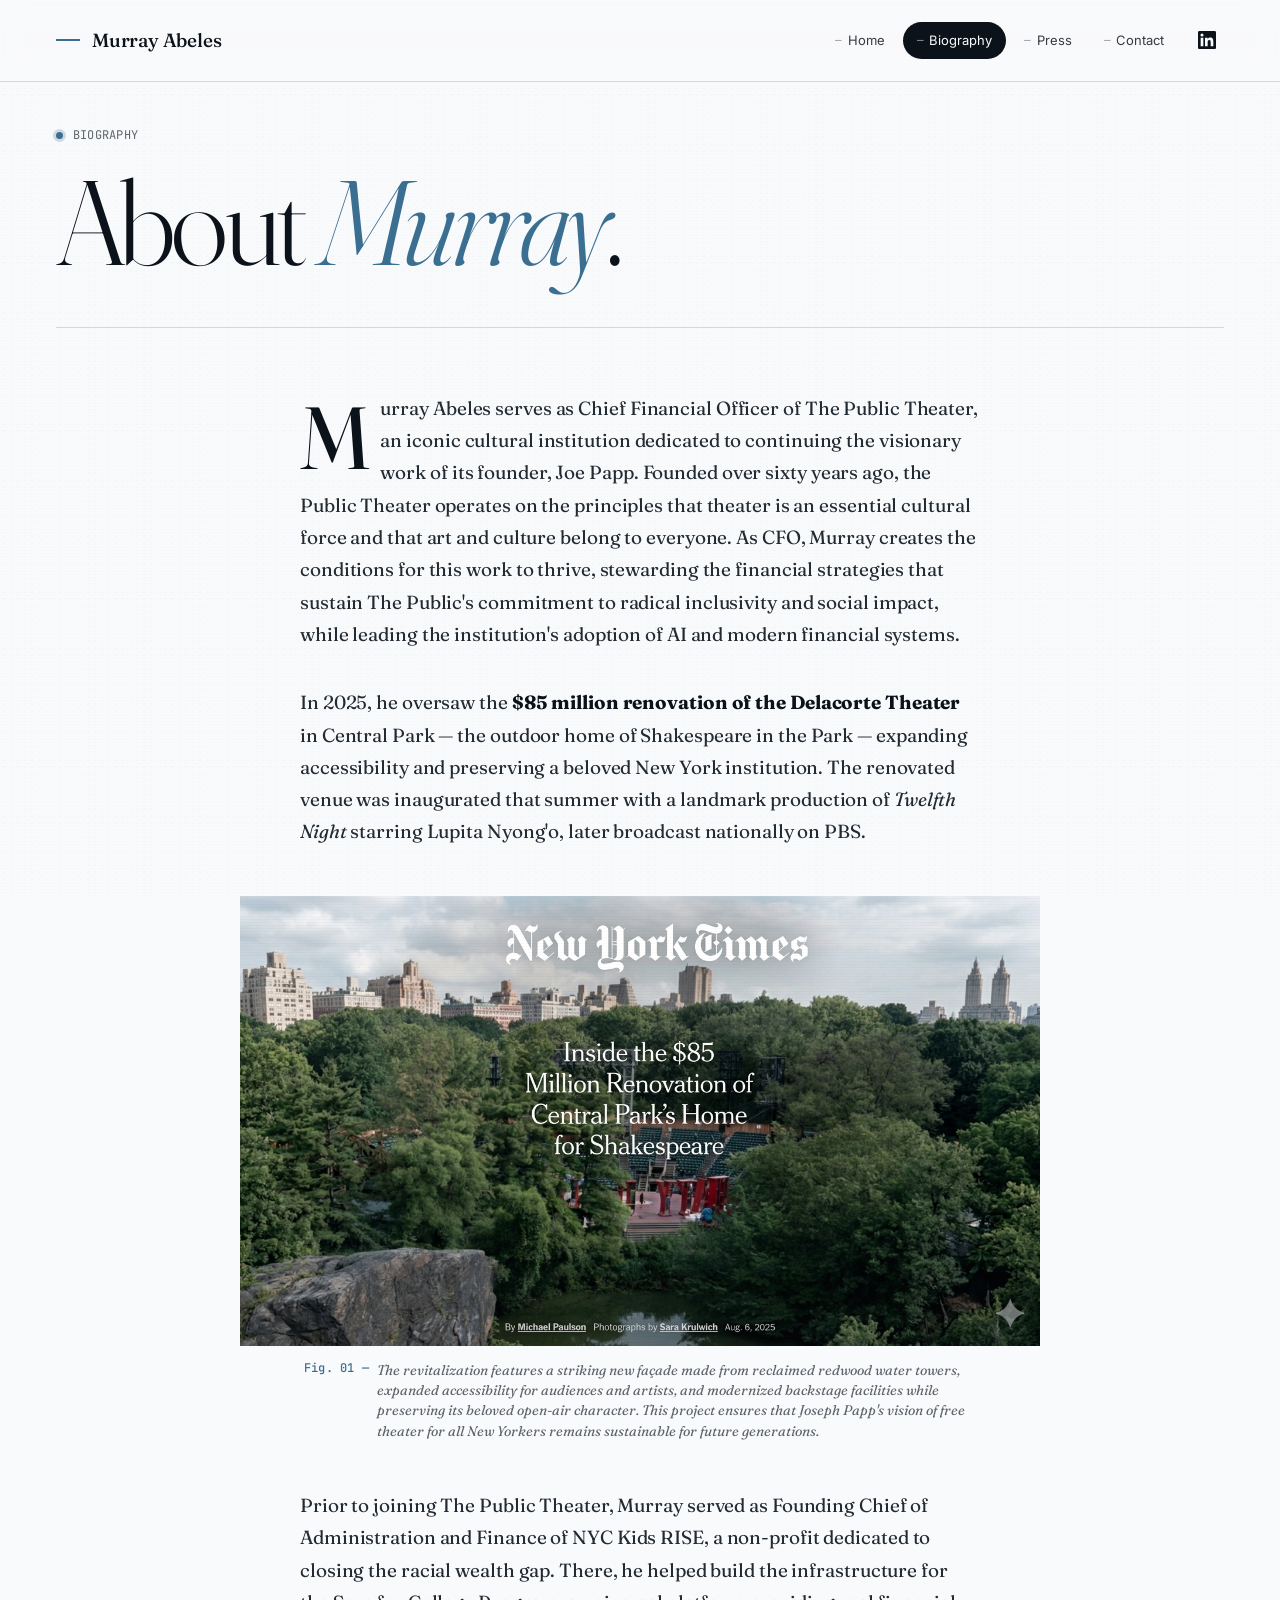
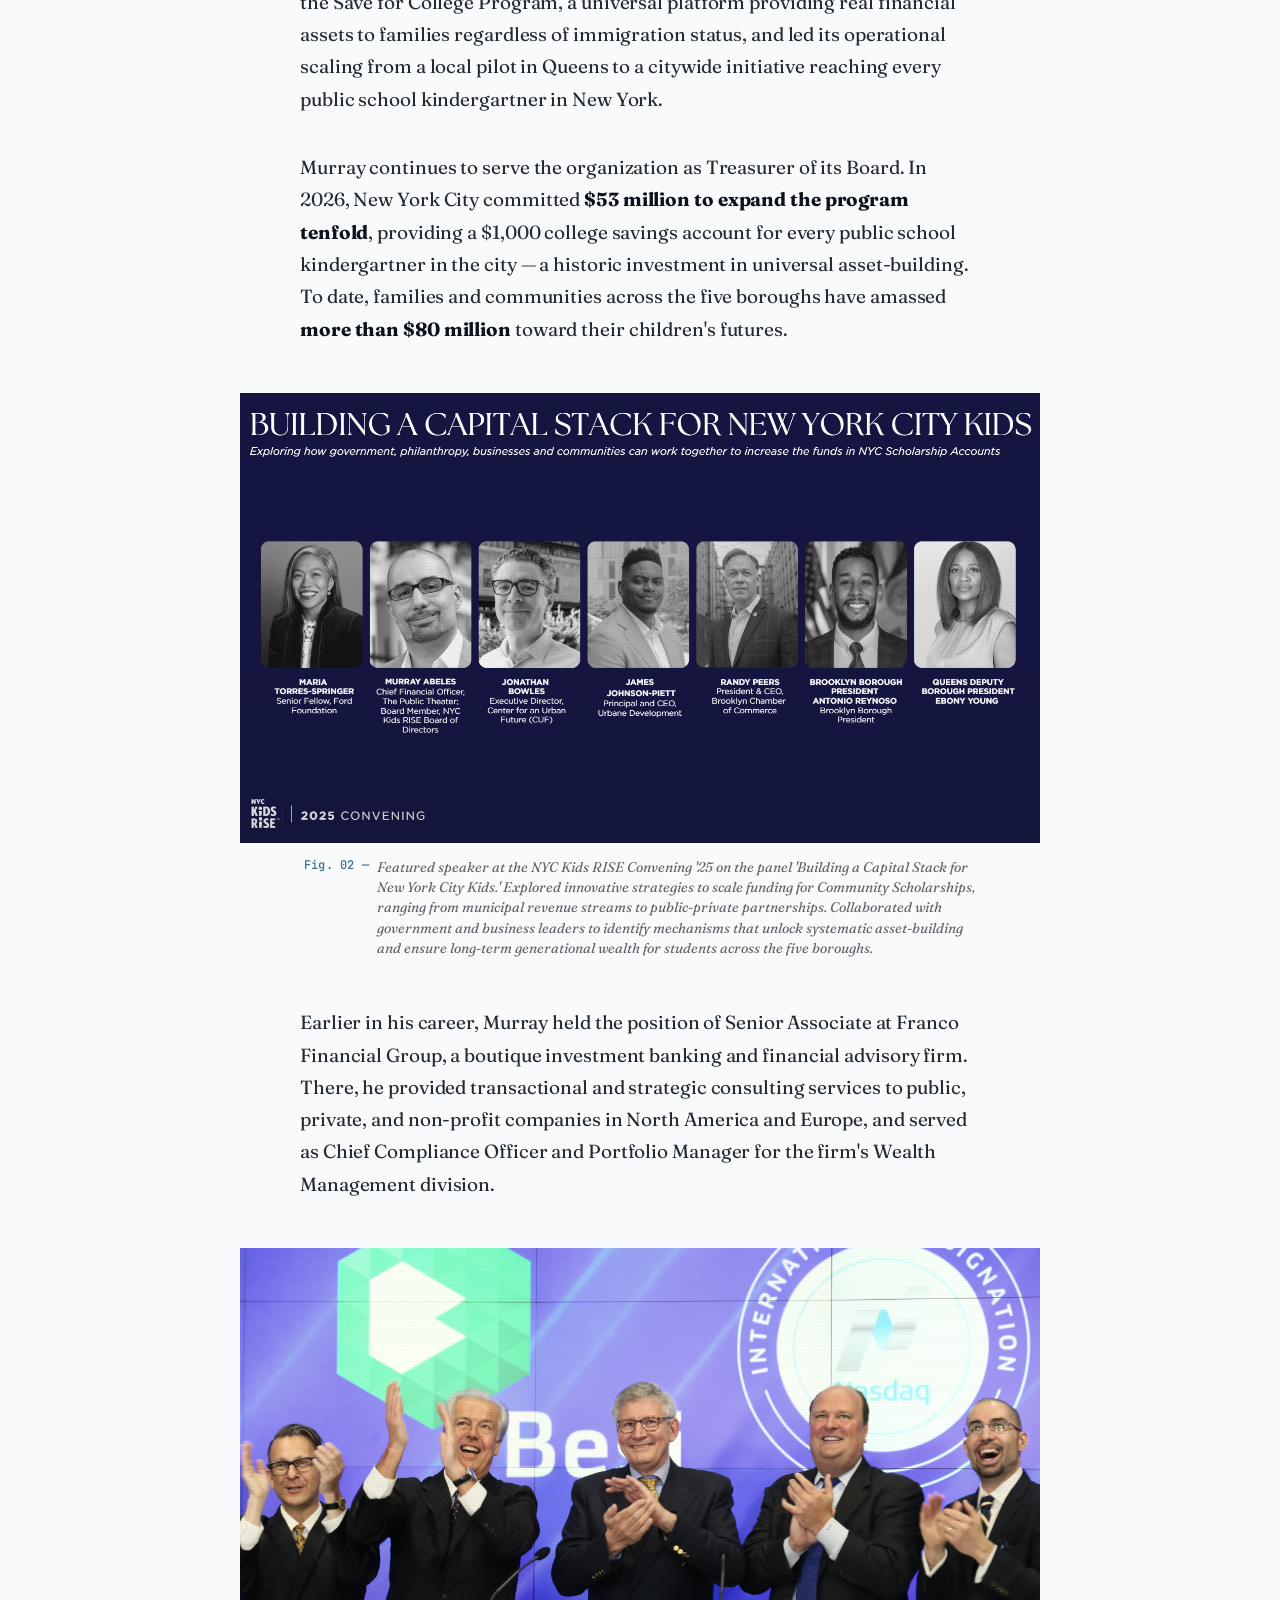
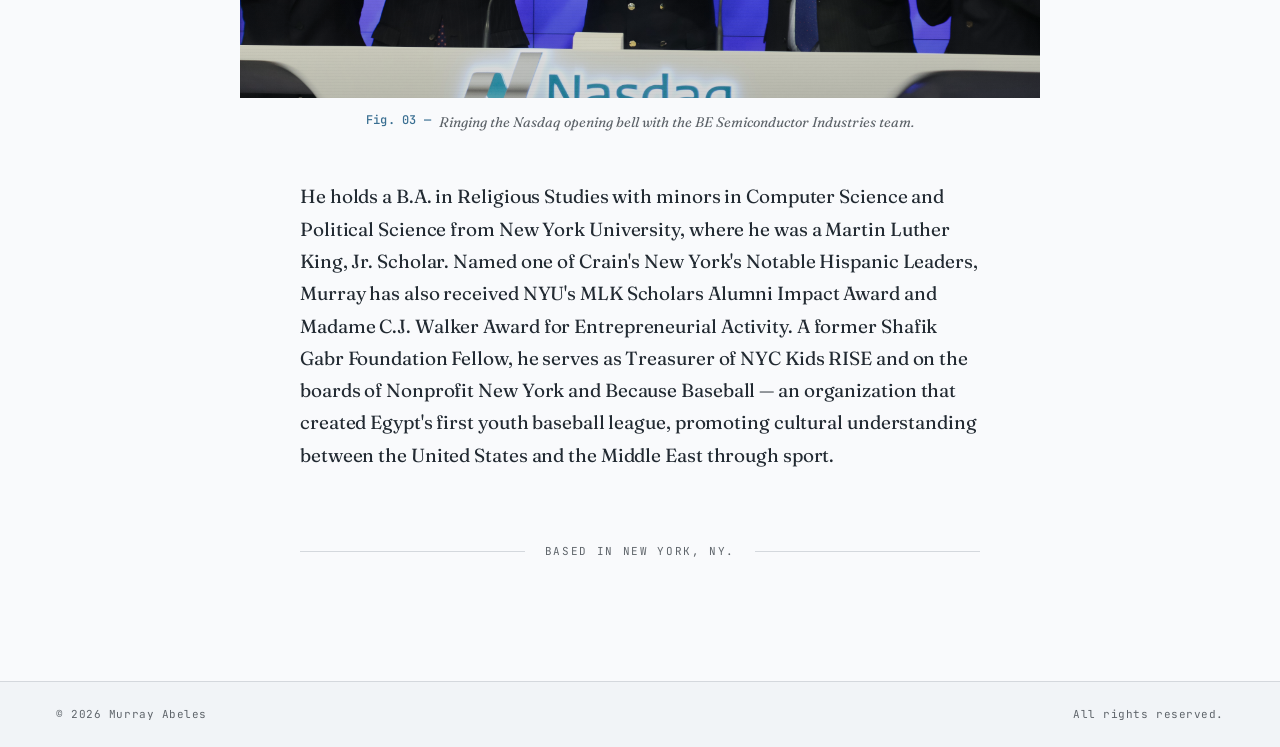
<file: bio.html>
<!DOCTYPE html>
<html lang="en">
<head>
    <meta charset="UTF-8">
    <meta name="viewport" content="width=device-width, initial-scale=1.0">
    <title>Biography — Murray Abeles</title>
    <link rel="preconnect" href="https://fonts.googleapis.com">
    <link rel="preconnect" href="https://fonts.gstatic.com" crossorigin>
    <link href="https://fonts.googleapis.com/css2?family=Fraunces:ital,opsz,wght,SOFT@0,9..144,300..700,0..100;1,9..144,300..700,0..100&family=Inter:wght@400;500;600&family=JetBrains+Mono:wght@400;500&display=swap" rel="stylesheet">
    <link rel="stylesheet" href="css/style.css">
</head>
<body>

    <header class="site-nav">
        <a class="site-mark" href="index.html">
            <span class="mark-rule"></span>
            <span class="mark-name">Murray Abeles</span>
        </a>
        <nav>
            <a class="nav-link" href="index.html"><span class="nav-dash">—</span>Home</a>
            <a class="nav-link active" href="bio.html"><span class="nav-dash">—</span>Biography</a>
            <a class="nav-link" href="press.html"><span class="nav-dash">—</span>Press</a>
            <a class="nav-link" href="contact.html"><span class="nav-dash">—</span>Contact</a>
            <a class="nav-linkedin" href="https://www.linkedin.com/in/murrayabeles/" target="_blank" aria-label="LinkedIn">
                <svg width="18" height="18" viewBox="0 0 24 24" fill="currentColor" aria-hidden="true">
                    <path d="M20.447 20.452h-3.554v-5.569c0-1.328-.027-3.037-1.852-3.037-1.853 0-2.136 1.445-2.136 2.939v5.667H9.351V9h3.414v1.561h.046c.477-.9 1.637-1.85 3.37-1.85 3.601 0 4.268 2.37 4.268 5.455v6.286zM5.337 7.433a2.062 2.062 0 01-2.063-2.065 2.063 2.063 0 112.063 2.065zm1.782 13.019H3.555V9h3.564v11.452zM22.225 0H1.771C.792 0 0 .774 0 1.729v20.542C0 23.227.792 24 1.771 24h20.451C23.2 24 24 23.227 24 22.271V1.729C24 .774 23.2 0 22.222 0h.003z"/>
                </svg>
            </a>
        </nav>
        <button class="nav-hamburger" aria-label="Toggle menu" aria-expanded="false">
            <span></span><span></span><span></span>
        </button>
        <nav class="nav-drawer">
            <a class="nav-link" href="index.html"><span class="nav-dash">—</span>Home</a>
            <a class="nav-link active" href="bio.html"><span class="nav-dash">—</span>Biography</a>
            <a class="nav-link" href="press.html"><span class="nav-dash">—</span>Press</a>
            <a class="nav-link" href="contact.html"><span class="nav-dash">—</span>Contact</a>
            <a class="nav-linkedin" href="https://www.linkedin.com/in/murrayabeles/" target="_blank" aria-label="LinkedIn">
                <svg width="18" height="18" viewBox="0 0 24 24" fill="currentColor" aria-hidden="true"><path d="M20.447 20.452h-3.554v-5.569c0-1.328-.027-3.037-1.852-3.037-1.853 0-2.136 1.445-2.136 2.939v5.667H9.351V9h3.414v1.561h.046c.477-.9 1.637-1.85 3.37-1.85 3.601 0 4.268 2.37 4.268 5.455v6.286zM5.337 7.433a2.062 2.062 0 01-2.063-2.065 2.063 2.063 0 112.063 2.065zm1.782 13.019H3.555V9h3.564v11.452zM22.225 0H1.771C.792 0 0 .774 0 1.729v20.542C0 23.227.792 24 1.771 24h20.451C23.2 24 24 23.227 24 22.271V1.729C24 .774 23.2 0 22.222 0h.003z"/></svg>
            </a>
        </nav>
    </header>

    <main class="page-wrap">
        <header class="page-head">
            <div class="eyebrow"><span class="eyebrow-dot"></span>Biography</div>
            <h1 class="page-h1">About <em>Murray</em>.</h1>
        </header>

        <article class="essay">

            <p class="essay-p essay-first">
                <span class="dropcap">M</span>urray Abeles serves as Chief Financial Officer of The Public Theater, an iconic cultural institution dedicated to continuing the visionary work of its founder, Joe Papp. Founded over sixty years ago, the Public Theater operates on the principles that theater is an essential cultural force and that art and culture belong to everyone. As CFO, Murray creates the conditions for this work to thrive, stewarding the financial strategies that sustain The Public's commitment to radical inclusivity and social impact, while leading the institution's adoption of AI and modern financial systems.
            </p>

            <p class="essay-p">
                In 2025, he oversaw the <strong>$85 million renovation of the Delacorte Theater</strong> in Central Park — the outdoor home of Shakespeare in the Park — expanding accessibility and preserving a beloved New York institution. The renovated venue was inaugurated that summer with a landmark production of <em>Twelfth Night</em> starring Lupita Nyong'o, later broadcast nationally on PBS.
            </p>

            <figure class="plate">
                <a class="plate-img" href="https://www.nytimes.com/2025/08/07/theater/delacorte-shakespeare-renovation.html" target="_blank" rel="noopener">
                    <img src="images/delacorte-nyt.png" alt="The renovated Delacorte Theater">
                    <div class="portrait-grain"></div>
                </a>
                <figcaption>
                    <span class="cap-num">Fig. 01 —</span>
                    <span>The revitalization features a striking new façade made from reclaimed redwood water towers, expanded accessibility for audiences and artists, and modernized backstage facilities while preserving its beloved open-air character. This project ensures that Joseph Papp's vision of free theater for all New Yorkers remains sustainable for future generations.</span>
                </figcaption>
            </figure>

            <p class="essay-p">
                Prior to joining The Public Theater, Murray served as Founding Chief of Administration and Finance of NYC Kids RISE, a non-profit dedicated to closing the racial wealth gap. There, he helped build the infrastructure for the Save for College Program, a universal platform providing real financial assets to families regardless of immigration status, and led its operational scaling from a local pilot in Queens to a citywide initiative reaching every public school kindergartner in New York.
            </p>

            <p class="essay-p">
                Murray continues to serve the organization as Treasurer of its Board. In 2026, New York City committed <strong>$53 million to expand the program tenfold</strong>, providing a $1,000 college savings account for every public school kindergartner in the city — a historic investment in universal asset-building. To date, families and communities across the five boroughs have amassed <strong>more than $80 million</strong> toward their children's futures.
            </p>

            <figure class="plate">
                <a class="plate-img" href="https://nyckidsrise.org/convening25/?utm_source=convening25&utm_medium=email&utm_campaign=rsvp-202510&utm_content=image" target="_blank" rel="noopener">
                    <img src="images/nykidsrise-convening.webp" alt="NYC Kids RISE Convening">
                    <div class="portrait-grain"></div>
                </a>
                <figcaption>
                    <span class="cap-num">Fig. 02 —</span>
                    <span>Featured speaker at the NYC Kids RISE Convening '25 on the panel 'Building a Capital Stack for New York City Kids.' Explored innovative strategies to scale funding for Community Scholarships, ranging from municipal revenue streams to public-private partnerships. Collaborated with government and business leaders to identify mechanisms that unlock systematic asset-building and ensure long-term generational wealth for students across the five boroughs.</span>
                </figcaption>
            </figure>

            <p class="essay-p">
                Earlier in his career, Murray held the position of Senior Associate at Franco Financial Group, a boutique investment banking and financial advisory firm. There, he provided transactional and strategic consulting services to public, private, and non-profit companies in North America and Europe, and served as Chief Compliance Officer and Portfolio Manager for the firm's Wealth Management division.
            </p>

            <figure class="plate">
                <div class="plate-img">
                    <img src="images/nasdaq-bell.jpg" alt="Murray Abeles ringing the Nasdaq opening bell">
                    <div class="portrait-grain"></div>
                </div>
                <figcaption>
                    <span class="cap-num">Fig. 03 —</span>
                    <span>Ringing the Nasdaq opening bell with the BE Semiconductor Industries team.</span>
                </figcaption>
            </figure>

            <p class="essay-p">
                He holds a B.A. in Religious Studies with minors in Computer Science and Political Science from New York University, where he was a Martin Luther King, Jr. Scholar. Named one of Crain's New York's Notable Hispanic Leaders, Murray has also received NYU's MLK Scholars Alumni Impact Award and Madame C.J. Walker Award for Entrepreneurial Activity. A former Shafik Gabr Foundation Fellow, he serves as Treasurer of NYC Kids RISE and on the boards of Nonprofit New York and Because Baseball — an organization that created Egypt's first youth baseball league, promoting cultural understanding between the United States and the Middle East through sport.
            </p>

            <footer class="essay-colophon">
                <span class="essay-colophon-rule"></span>
                <span class="essay-colophon-text">Based in New York, NY.</span>
                <span class="essay-colophon-rule"></span>
            </footer>

        </article>
    </main>

    <footer class="site-footer">
        <div class="footer-base">
            <span>© 2026 Murray Abeles</span>
            <span>All rights reserved.</span>
        </div>
    </footer>

    <script>
        const btn = document.querySelector('.nav-hamburger');
        const drawer = document.querySelector('.nav-drawer');
        btn.addEventListener('click', () => {
            const open = drawer.classList.toggle('open');
            btn.classList.toggle('open', open);
            btn.setAttribute('aria-expanded', String(open));
        });
        drawer.querySelectorAll('a').forEach(a => a.addEventListener('click', () => {
            drawer.classList.remove('open');
            btn.classList.remove('open');
            btn.setAttribute('aria-expanded', 'false');
        }));
    </script>
</body>
</html>
</file>
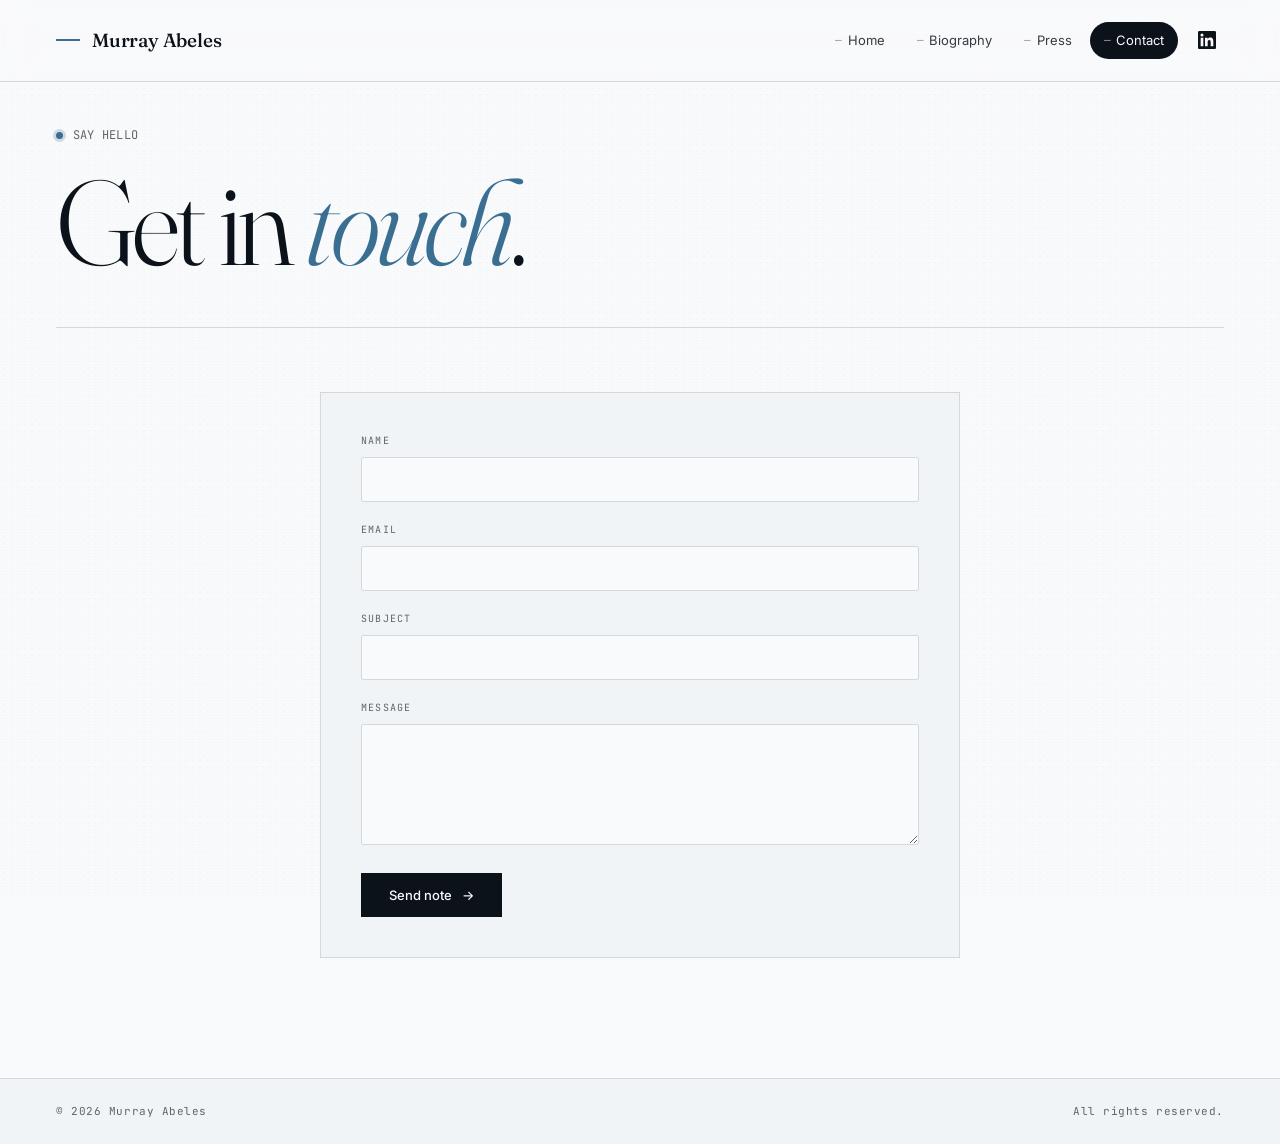
<file: contact.html>
<!DOCTYPE html>
<html lang="en">
<head>
    <meta charset="UTF-8">
    <meta name="viewport" content="width=device-width, initial-scale=1.0">
    <title>Contact — Murray Abeles</title>
    <link rel="preconnect" href="https://fonts.googleapis.com">
    <link rel="preconnect" href="https://fonts.gstatic.com" crossorigin>
    <link href="https://fonts.googleapis.com/css2?family=Fraunces:ital,opsz,wght,SOFT@0,9..144,300..700,0..100;1,9..144,300..700,0..100&family=Inter:wght@400;500;600&family=JetBrains+Mono:wght@400;500&display=swap" rel="stylesheet">
    <link rel="stylesheet" href="css/style.css">
</head>
<body>

    <header class="site-nav">
        <a class="site-mark" href="index.html">
            <span class="mark-rule"></span>
            <span class="mark-name">Murray Abeles</span>
        </a>
        <nav>
            <a class="nav-link" href="index.html"><span class="nav-dash">—</span>Home</a>
            <a class="nav-link" href="bio.html"><span class="nav-dash">—</span>Biography</a>
            <a class="nav-link" href="press.html"><span class="nav-dash">—</span>Press</a>
            <a class="nav-link active" href="contact.html"><span class="nav-dash">—</span>Contact</a>
            <a class="nav-linkedin" href="https://www.linkedin.com/in/murrayabeles/" target="_blank" aria-label="LinkedIn">
                <svg width="18" height="18" viewBox="0 0 24 24" fill="currentColor" aria-hidden="true">
                    <path d="M20.447 20.452h-3.554v-5.569c0-1.328-.027-3.037-1.852-3.037-1.853 0-2.136 1.445-2.136 2.939v5.667H9.351V9h3.414v1.561h.046c.477-.9 1.637-1.85 3.37-1.85 3.601 0 4.268 2.37 4.268 5.455v6.286zM5.337 7.433a2.062 2.062 0 01-2.063-2.065 2.063 2.063 0 112.063 2.065zm1.782 13.019H3.555V9h3.564v11.452zM22.225 0H1.771C.792 0 0 .774 0 1.729v20.542C0 23.227.792 24 1.771 24h20.451C23.2 24 24 23.227 24 22.271V1.729C24 .774 23.2 0 22.222 0h.003z"/>
                </svg>
            </a>
        </nav>
        <button class="nav-hamburger" aria-label="Toggle menu" aria-expanded="false">
            <span></span><span></span><span></span>
        </button>
        <nav class="nav-drawer">
            <a class="nav-link" href="index.html"><span class="nav-dash">—</span>Home</a>
            <a class="nav-link" href="bio.html"><span class="nav-dash">—</span>Biography</a>
            <a class="nav-link" href="press.html"><span class="nav-dash">—</span>Press</a>
            <a class="nav-link active" href="contact.html"><span class="nav-dash">—</span>Contact</a>
            <a class="nav-linkedin" href="https://www.linkedin.com/in/murrayabeles/" target="_blank" aria-label="LinkedIn">
                <svg width="18" height="18" viewBox="0 0 24 24" fill="currentColor" aria-hidden="true"><path d="M20.447 20.452h-3.554v-5.569c0-1.328-.027-3.037-1.852-3.037-1.853 0-2.136 1.445-2.136 2.939v5.667H9.351V9h3.414v1.561h.046c.477-.9 1.637-1.85 3.37-1.85 3.601 0 4.268 2.37 4.268 5.455v6.286zM5.337 7.433a2.062 2.062 0 01-2.063-2.065 2.063 2.063 0 112.063 2.065zm1.782 13.019H3.555V9h3.564v11.452zM22.225 0H1.771C.792 0 0 .774 0 1.729v20.542C0 23.227.792 24 1.771 24h20.451C23.2 24 24 23.227 24 22.271V1.729C24 .774 23.2 0 22.222 0h.003z"/></svg>
            </a>
        </nav>
    </header>

    <main class="page-wrap">
        <header class="page-head">
            <div class="eyebrow"><span class="eyebrow-dot"></span>Say hello</div>
            <h1 class="page-h1">Get in <em>touch</em>.</h1>
        </header>

        <div class="contact-solo">
            <form id="contact-form" class="contact-form">
                <div class="form-field">
                    <label for="name">Name</label>
                    <input type="text" id="name" name="name" required>
                </div>
                <div class="form-field">
                    <label for="email">Email</label>
                    <input type="email" id="email" name="email" required>
                </div>
                <div class="form-field">
                    <label for="subject">Subject</label>
                    <input type="text" id="subject" name="subject" required>
                </div>
                <div class="form-field">
                    <label for="message">Message</label>
                    <textarea id="message" name="message" rows="5" required></textarea>
                </div>
                <div id="form-error" class="form-error" style="display:none;">Something went wrong. Please try again.</div>
                <button type="submit" class="form-btn">Send note <span>→</span></button>
            </form>

            <div id="form-success" class="contact-form" style="display:none;">
                <p class="thankyou-msg">Your message has been received. I'll be in touch shortly.</p>
                <a href="index.html" class="form-btn">Return home <span>→</span></a>
            </div>
        </div>
    </main>

    <footer class="site-footer">
        <div class="footer-base">
            <span>© 2026 Murray Abeles</span>
            <span>All rights reserved.</span>
        </div>
    </footer>

    <script>
        const btn = document.querySelector('.nav-hamburger');
        const drawer = document.querySelector('.nav-drawer');
        btn.addEventListener('click', () => {
            const open = drawer.classList.toggle('open');
            btn.classList.toggle('open', open);
            btn.setAttribute('aria-expanded', String(open));
        });
        drawer.querySelectorAll('a').forEach(a => a.addEventListener('click', () => {
            drawer.classList.remove('open');
            btn.classList.remove('open');
            btn.setAttribute('aria-expanded', 'false');
        }));

        document.getElementById('contact-form').addEventListener('submit', async function(e) {
            e.preventDefault();
            const form = e.target;
            const btn = form.querySelector('button[type="submit"]');
            const error = document.getElementById('form-error');
            btn.disabled = true;
            btn.innerHTML = 'Sending… <span>→</span>';
            error.style.display = 'none';
            try {
                const res = await fetch('https://formspree.io/f/xrerjlab', {
                    method: 'POST',
                    headers: { 'Accept': 'application/json' },
                    body: new FormData(form)
                });
                if (res.ok) {
                    form.style.display = 'none';
                    document.getElementById('form-success').style.display = 'flex';
                } else {
                    throw new Error();
                }
            } catch {
                error.style.display = 'block';
                btn.disabled = false;
                btn.innerHTML = 'Send note <span>→</span>';
            }
        });
    </script>

</body>
</html>
</file>
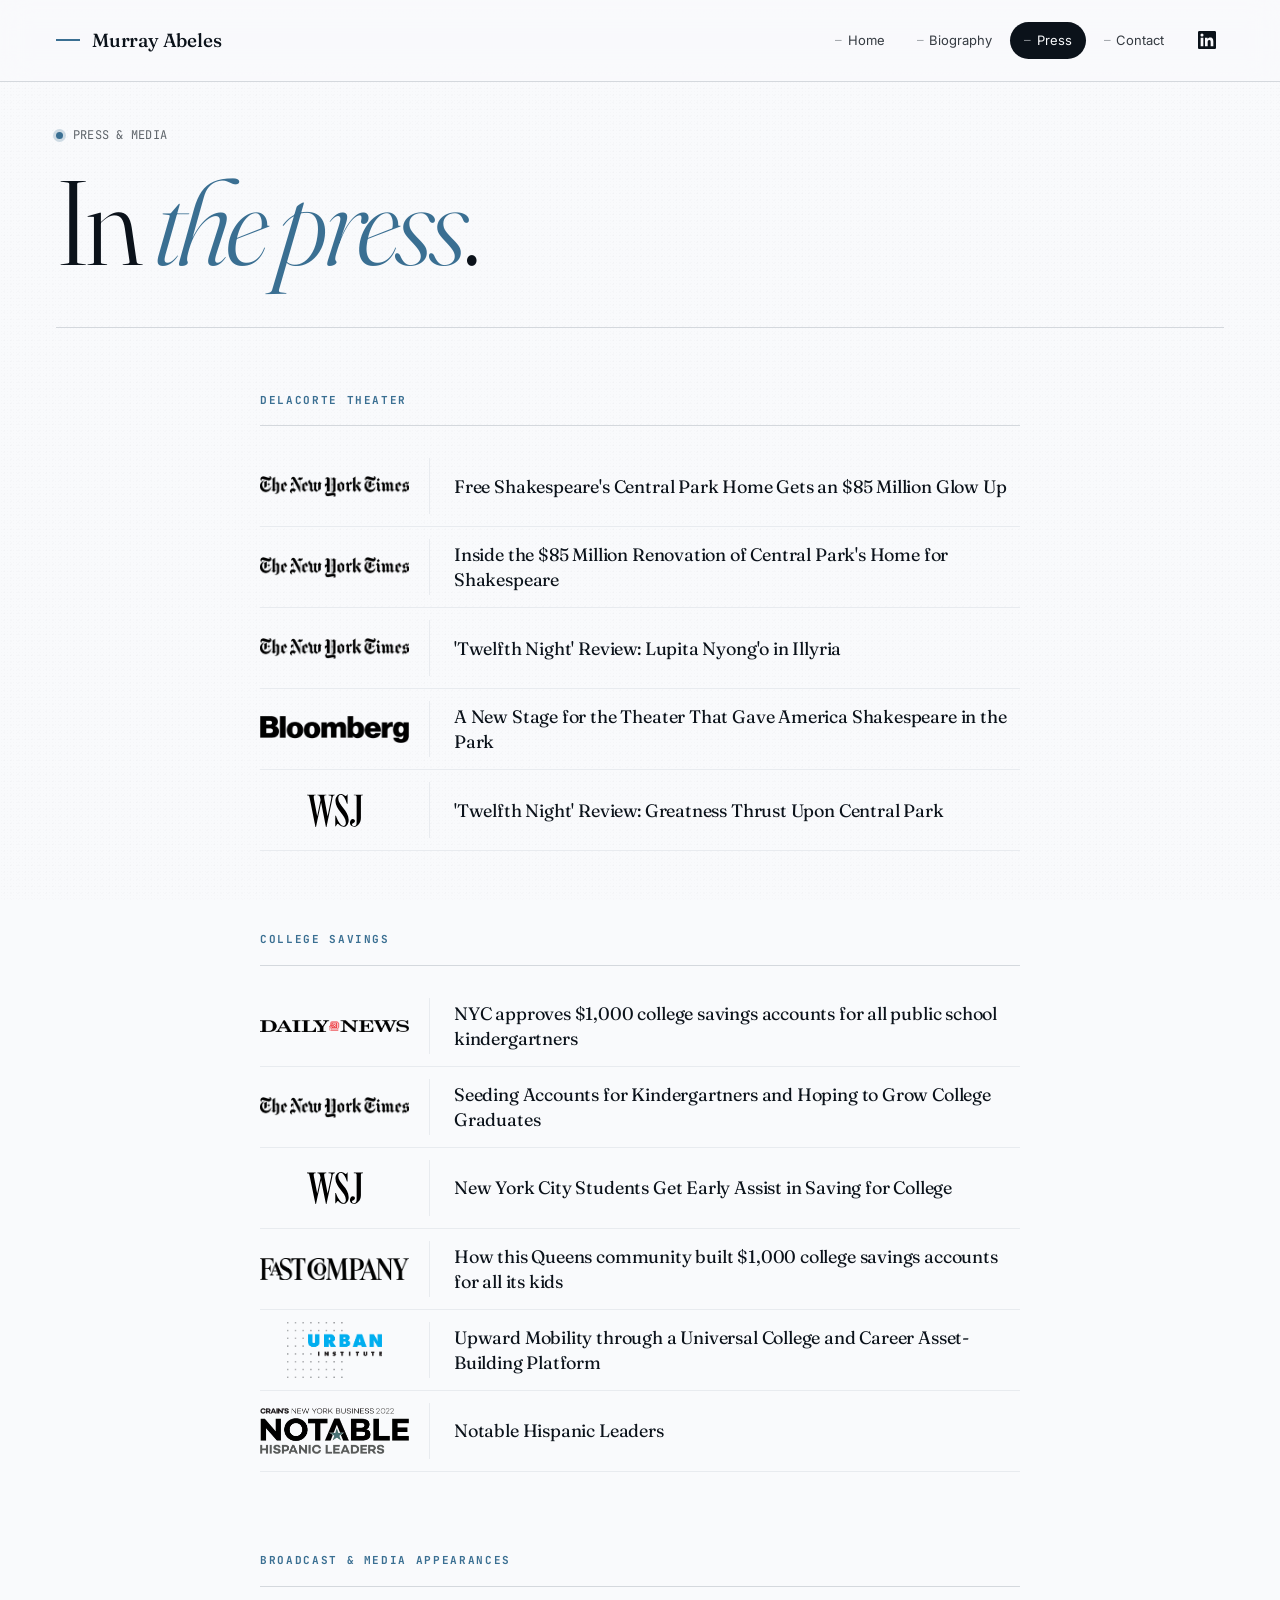
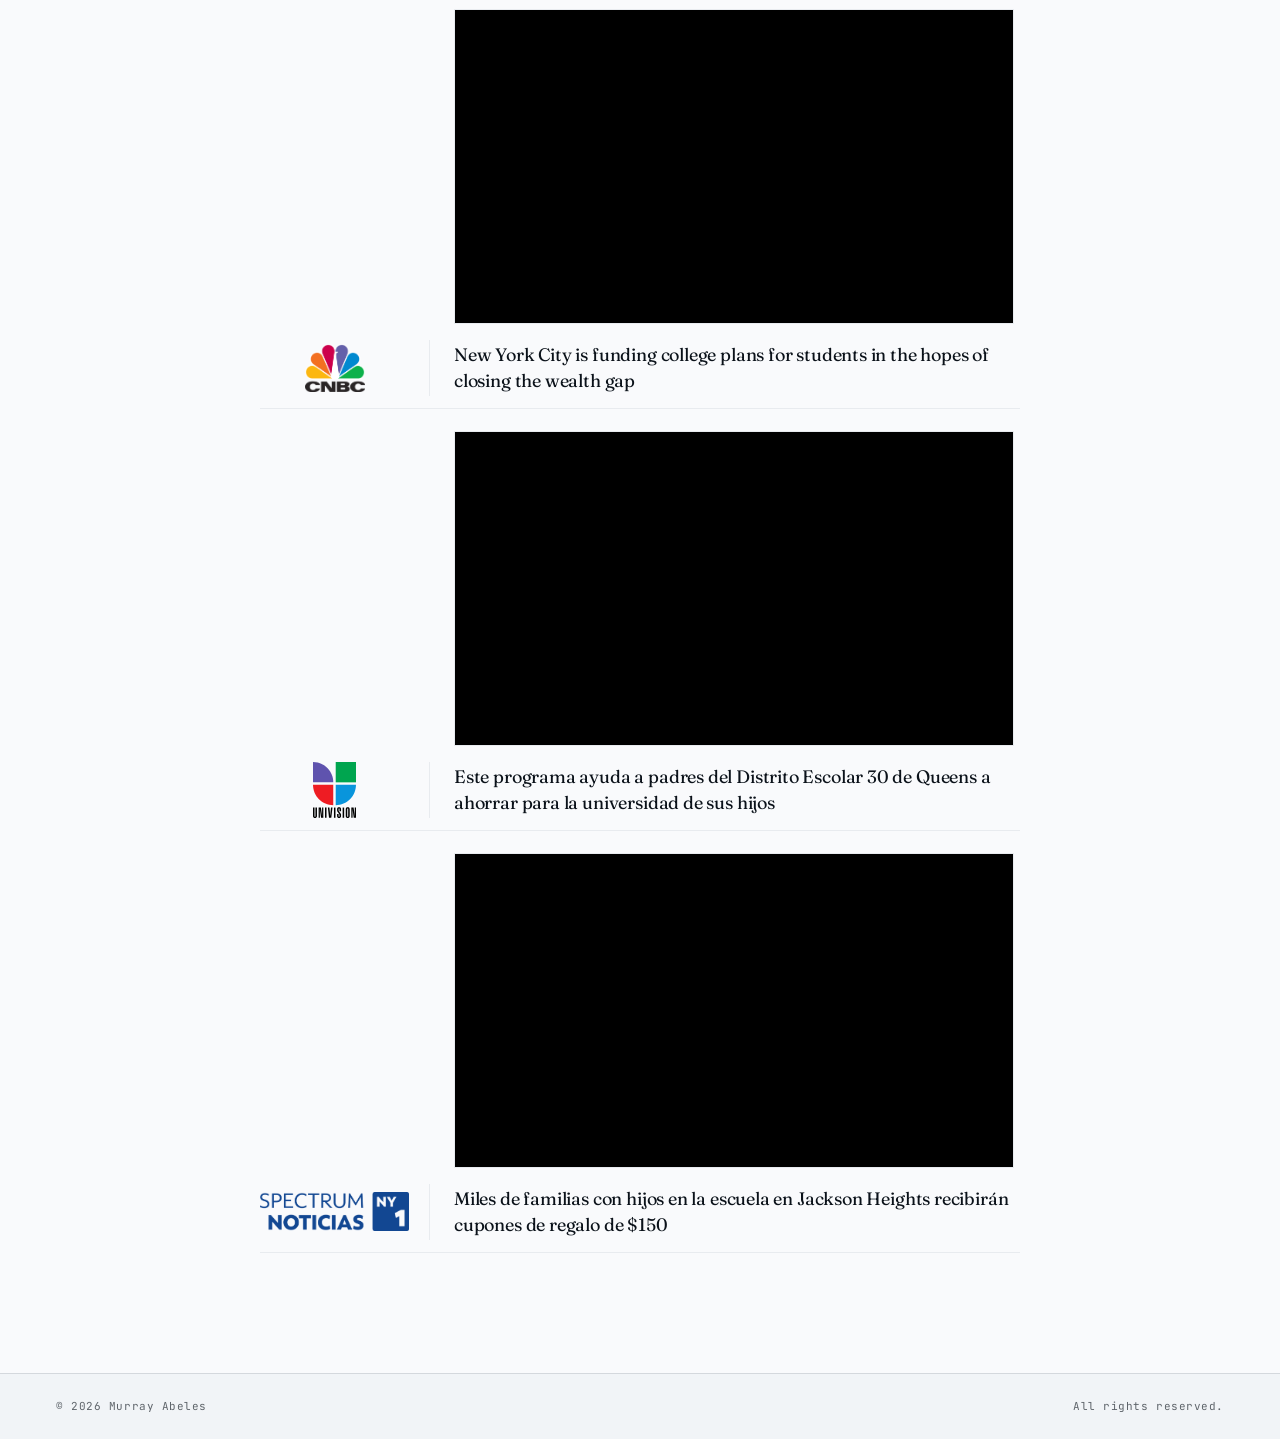
<file: press.html>
<!DOCTYPE html>
<html lang="en">
<head>
    <meta charset="UTF-8">
    <meta name="viewport" content="width=device-width, initial-scale=1.0">
    <title>Press — Murray Abeles</title>
    <link rel="preconnect" href="https://fonts.googleapis.com">
    <link rel="preconnect" href="https://fonts.gstatic.com" crossorigin>
    <link href="https://fonts.googleapis.com/css2?family=Fraunces:ital,opsz,wght,SOFT@0,9..144,300..700,0..100;1,9..144,300..700,0..100&family=Inter:wght@400;500;600&family=JetBrains+Mono:wght@400;500&display=swap" rel="stylesheet">
    <link rel="stylesheet" href="css/style.css">
</head>
<body>

    <header class="site-nav">
        <a class="site-mark" href="index.html">
            <span class="mark-rule"></span>
            <span class="mark-name">Murray Abeles</span>
        </a>
        <nav>
            <a class="nav-link" href="index.html"><span class="nav-dash">—</span>Home</a>
            <a class="nav-link" href="bio.html"><span class="nav-dash">—</span>Biography</a>
            <a class="nav-link active" href="press.html"><span class="nav-dash">—</span>Press</a>
            <a class="nav-link" href="contact.html"><span class="nav-dash">—</span>Contact</a>
            <a class="nav-linkedin" href="https://www.linkedin.com/in/murrayabeles/" target="_blank" aria-label="LinkedIn">
                <svg width="18" height="18" viewBox="0 0 24 24" fill="currentColor" aria-hidden="true">
                    <path d="M20.447 20.452h-3.554v-5.569c0-1.328-.027-3.037-1.852-3.037-1.853 0-2.136 1.445-2.136 2.939v5.667H9.351V9h3.414v1.561h.046c.477-.9 1.637-1.85 3.37-1.85 3.601 0 4.268 2.37 4.268 5.455v6.286zM5.337 7.433a2.062 2.062 0 01-2.063-2.065 2.063 2.063 0 112.063 2.065zm1.782 13.019H3.555V9h3.564v11.452zM22.225 0H1.771C.792 0 0 .774 0 1.729v20.542C0 23.227.792 24 1.771 24h20.451C23.2 24 24 23.227 24 22.271V1.729C24 .774 23.2 0 22.222 0h.003z"/>
                </svg>
            </a>
        </nav>
        <button class="nav-hamburger" aria-label="Toggle menu" aria-expanded="false">
            <span></span><span></span><span></span>
        </button>
        <nav class="nav-drawer">
            <a class="nav-link" href="index.html"><span class="nav-dash">—</span>Home</a>
            <a class="nav-link" href="bio.html"><span class="nav-dash">—</span>Biography</a>
            <a class="nav-link active" href="press.html"><span class="nav-dash">—</span>Press</a>
            <a class="nav-link" href="contact.html"><span class="nav-dash">—</span>Contact</a>
            <a class="nav-linkedin" href="https://www.linkedin.com/in/murrayabeles/" target="_blank" aria-label="LinkedIn">
                <svg width="18" height="18" viewBox="0 0 24 24" fill="currentColor" aria-hidden="true"><path d="M20.447 20.452h-3.554v-5.569c0-1.328-.027-3.037-1.852-3.037-1.853 0-2.136 1.445-2.136 2.939v5.667H9.351V9h3.414v1.561h.046c.477-.9 1.637-1.85 3.37-1.85 3.601 0 4.268 2.37 4.268 5.455v6.286zM5.337 7.433a2.062 2.062 0 01-2.063-2.065 2.063 2.063 0 112.063 2.065zm1.782 13.019H3.555V9h3.564v11.452zM22.225 0H1.771C.792 0 0 .774 0 1.729v20.542C0 23.227.792 24 1.771 24h20.451C23.2 24 24 23.227 24 22.271V1.729C24 .774 23.2 0 22.222 0h.003z"/></svg>
            </a>
        </nav>
    </header>

    <main class="page-wrap">
        <header class="page-head">
            <div class="eyebrow"><span class="eyebrow-dot"></span>Press &amp; Media</div>
            <h1 class="page-h1">In <em>the press</em>.</h1>
        </header>

        <div class="press">

            <!-- ── Delacorte Theater ── -->
            <section class="press-group">
                <h2 class="press-group-title">Delacorte Theater</h2>
                <ul class="press-list">
                    <li>
                        <a href="https://www.nytimes.com/2025/07/23/arts/design/delacorte-central-park-shakespeare.html" target="_blank" class="press-item">
                            <span class="press-logo press-logo--the-new-york-times">
                                <img src="images/press/nyt.png" alt="The New York Times" class="press-logo-img">
                            </span>
                            <span class="press-title">Free Shakespeare's Central Park Home Gets an $85 Million Glow Up</span>
                        </a>
                    </li>
                    <li>
                        <a href="https://www.nytimes.com/2025/08/07/theater/delacorte-shakespeare-renovation.html" target="_blank" class="press-item">
                            <span class="press-logo press-logo--the-new-york-times">
                                <img src="images/press/nyt.png" alt="The New York Times" class="press-logo-img">
                            </span>
                            <span class="press-title">Inside the $85 Million Renovation of Central Park's Home for Shakespeare</span>
                        </a>
                    </li>
                    <li>
                        <a href="https://www.nytimes.com/2025/08/21/theater/twelfth-night-review-lupita-nyongo-in-illyria.html" target="_blank" class="press-item">
                            <span class="press-logo press-logo--the-new-york-times">
                                <img src="images/press/nyt.png" alt="The New York Times" class="press-logo-img">
                            </span>
                            <span class="press-title">'Twelfth Night' Review: Lupita Nyong'o in Illyria</span>
                        </a>
                    </li>
                    <li>
                        <a href="https://www.bloomberg.com/news/features/2025-08-08/new-york-city-s-revived-delacorte-theater-brings-bard-back-to-the-park" target="_blank" class="press-item">
                            <span class="press-logo press-logo--bloomberg">
                                <img src="images/press/bloomberg.png" alt="Bloomberg" class="press-logo-img">
                            </span>
                            <span class="press-title">A New Stage for the Theater That Gave America Shakespeare in the Park</span>
                        </a>
                    </li>
                    <li>
                        <a href="https://www.wsj.com/articles/twelfth-night-review-greatness-thrust-upon-central-park-742db9c3" target="_blank" class="press-item">
                            <span class="press-logo press-logo--wall-street-journal">
                                <img src="images/press/wsj.svg" alt="Wall Street Journal" class="press-logo-img">
                            </span>
                            <span class="press-title">'Twelfth Night' Review: Greatness Thrust Upon Central Park</span>
                        </a>
                    </li>
                </ul>
            </section>

            <!-- ── College Savings ── -->
            <section class="press-group">
                <h2 class="press-group-title">College Savings</h2>
                <ul class="press-list">
                    <li>
                        <a href="https://www.nydailynews.com/2026/06/30/nyc-approves-college-savings-accounts-public-school-kindergartners/" target="_blank" class="press-item">
                            <span class="press-logo press-logo--daily-news">
                                <img src="images/press/dailynews.png" alt="New York Daily News" class="press-logo-img">
                            </span>
                            <span class="press-title">NYC approves $1,000 college savings accounts for all public school kindergartners</span>
                        </a>
                    </li>
                    <li>
                        <a href="https://www.nytimes.com/2021/10/11/your-money/529-savings-plans-baby-bonds.html" target="_blank" class="press-item">
                            <span class="press-logo press-logo--the-new-york-times">
                                <img src="images/press/nyt.png" alt="The New York Times" class="press-logo-img">
                            </span>
                            <span class="press-title">Seeding Accounts for Kindergartners and Hoping to Grow College Graduates</span>
                        </a>
                    </li>
                    <li>
                        <a href="https://www.wsj.com/articles/new-york-city-students-get-early-assist-in-saving-for-college-11607778222" target="_blank" class="press-item">
                            <span class="press-logo press-logo--wall-street-journal">
                                <img src="images/press/wsj.svg" alt="Wall Street Journal" class="press-logo-img">
                            </span>
                            <span class="press-title">New York City Students Get Early Assist in Saving for College</span>
                        </a>
                    </li>
                    <li>
                        <a href="https://www.fastcompany.com/90606164/how-this-queens-community-built-1000-college-savings-accounts-for-all-its-kids" target="_blank" class="press-item">
                            <span class="press-logo press-logo--fast-company">
                                <img src="images/press/fastcompany.png" alt="Fast Company" class="press-logo-img">
                            </span>
                            <span class="press-title">How this Queens community built $1,000 college savings accounts for all its kids</span>
                        </a>
                    </li>
                    <li>
                        <a href="https://www.urban.org/research/publication/upward-mobility-through-universal-college-and-career-asset-building-platform" target="_blank" class="press-item">
                            <span class="press-logo press-logo--urban-institute">
                                <img src="images/press/urban.png" alt="Urban Institute" class="press-logo-img">
                            </span>
                            <span class="press-title">Upward Mobility through a Universal College and Career Asset-Building Platform</span>
                        </a>
                    </li>
                    <li>
                        <a href="files/crains-notable-hispanic-leaders-2022.pdf" target="_blank" class="press-item">
                            <span class="press-logo press-logo--crains-new-york">
                                <img src="images/press/crains.png" alt="Crain's New York" class="press-logo-img">
                            </span>
                            <span class="press-title">Notable Hispanic Leaders</span>
                        </a>
                    </li>
                </ul>
            </section>

            <!-- ── Broadcast & Media Appearances ── -->
            <section class="press-group">
                <h2 class="press-group-title">Broadcast &amp; Media Appearances</h2>
                <ul class="press-list">
                    <li>
                        <div class="press-embed">
                            <iframe src="https://www.youtube.com/embed/YIeFqk4E97E" title="CNBC — New York City is funding college plans for students in the hopes of closing the wealth gap" frameborder="0" allow="accelerometer; autoplay; clipboard-write; encrypted-media; gyroscope; picture-in-picture; web-share" referrerpolicy="strict-origin-when-cross-origin" allowfullscreen></iframe>
                        </div>
                        <a href="https://www.cnbc.com/2021/09/17/new-york-city-is-funding-college-plans-to-close-the-wealth-gap-.html" target="_blank" class="press-item">
                            <span class="press-logo press-logo--cnbc">
                                <img src="images/press/cnbc.png" alt="CNBC" class="press-logo-img">
                            </span>
                            <span class="press-title">New York City is funding college plans for students in the hopes of closing the wealth gap</span>
                        </a>
                    </li>
                    <li>
                        <div class="press-embed">
                            <iframe src="https://www.youtube.com/embed/BeGmYAoeO4c" title="Univision — Este programa ayuda a padres del Distrito Escolar 30 de Queens" frameborder="0" allow="accelerometer; autoplay; clipboard-write; encrypted-media; gyroscope; picture-in-picture; web-share" referrerpolicy="strict-origin-when-cross-origin" allowfullscreen></iframe>
                        </div>
                        <a href="https://www.univision.com/local/nueva-york-wxtv/este-programa-ayuda-a-padres-del-distrito-escolar-30-de-queens-a-ahorrar-para-la-universidad-de-sus-hijos-video" target="_blank" class="press-item">
                            <span class="press-logo press-logo--univision">
                                <img src="images/press/univision.svg" alt="Univision" class="press-logo-img">
                            </span>
                            <span class="press-title">Este programa ayuda a padres del Distrito Escolar 30 de Queens a ahorrar para la universidad de sus hijos</span>
                        </a>
                    </li>
                    <li>
                        <div class="press-embed">
                            <iframe src="https://www.youtube.com/embed/xFvGBcCufOU" title="Spectrum NY1 — Miles de familias con hijos en la escuela en Jackson Heights" frameborder="0" allow="accelerometer; autoplay; clipboard-write; encrypted-media; gyroscope; picture-in-picture; web-share" referrerpolicy="strict-origin-when-cross-origin" allowfullscreen></iframe>
                        </div>
                        <a href="https://spectrumlocalnews.com/nys/hudson-valley/noticias/2020/05/15/miles-de-familias-con-hijos-en-la-escuela-en-jackson-heights-y-otros-vecindarios-recibiran-cupones-de-regalo-de--150" target="_blank" class="press-item">
                            <span class="press-logo press-logo--spectrum-ny1">
                                <img src="images/press/spectrum-ny1.png" alt="Spectrum NY1" class="press-logo-img">
                            </span>
                            <span class="press-title">Miles de familias con hijos en la escuela en Jackson Heights recibirán cupones de regalo de $150</span>
                        </a>
                    </li>
                </ul>
            </section>

        </div>
    </main>

    <footer class="site-footer">
        <div class="footer-base">
            <span>© 2026 Murray Abeles</span>
            <span>All rights reserved.</span>
        </div>
    </footer>

    <script>
        const btn = document.querySelector('.nav-hamburger');
        const drawer = document.querySelector('.nav-drawer');
        btn.addEventListener('click', () => {
            const open = drawer.classList.toggle('open');
            btn.classList.toggle('open', open);
            btn.setAttribute('aria-expanded', String(open));
        });
        drawer.querySelectorAll('a').forEach(a => a.addEventListener('click', () => {
            drawer.classList.remove('open');
            btn.classList.remove('open');
            btn.setAttribute('aria-expanded', 'false');
        }));
    </script>
</body>
</html>
</file>
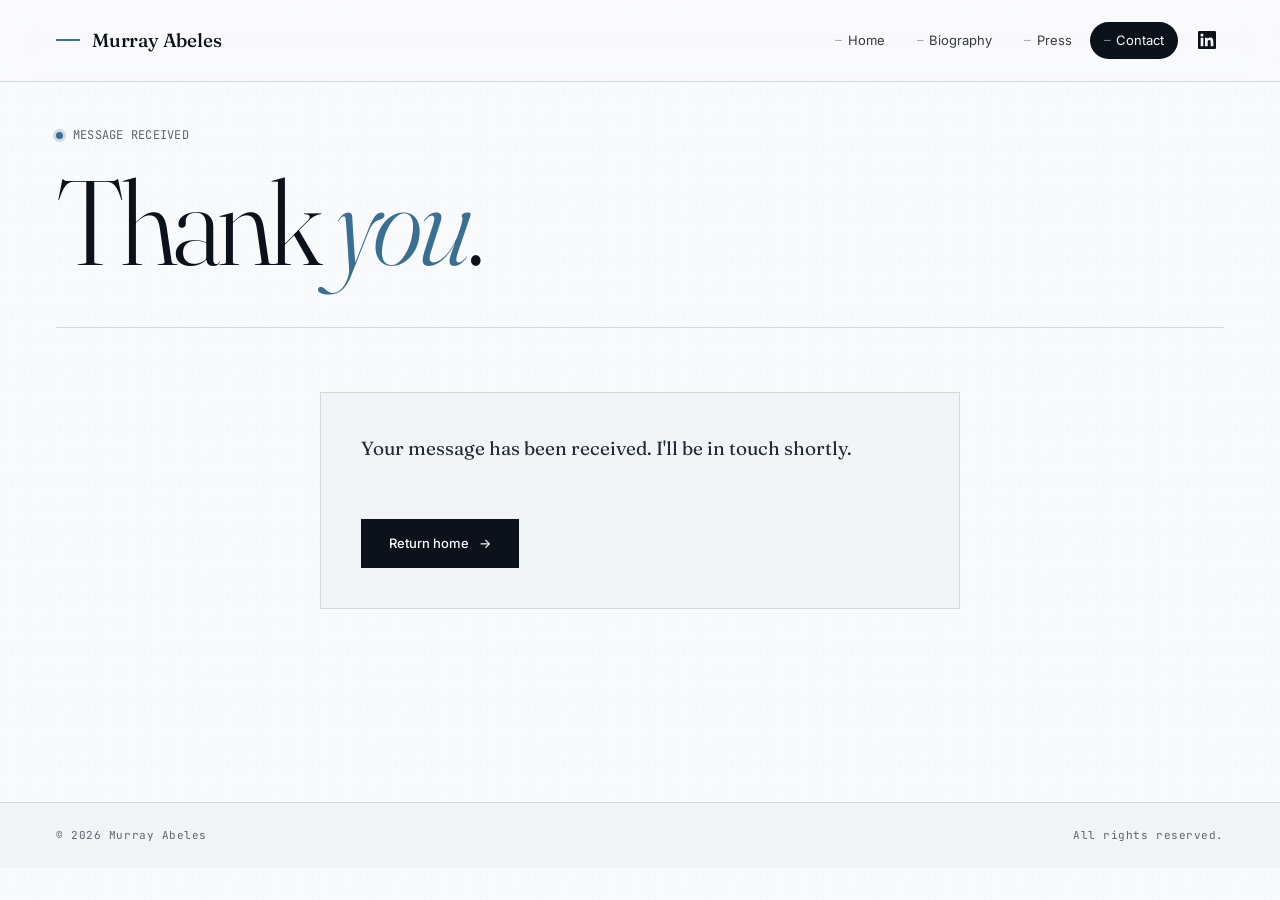
<file: thank-you.html>
<!DOCTYPE html>
<html lang="en">
<head>
    <meta charset="UTF-8">
    <meta name="viewport" content="width=device-width, initial-scale=1.0">
    <title>Thank You — Murray Abeles</title>
    <link rel="preconnect" href="https://fonts.googleapis.com">
    <link rel="preconnect" href="https://fonts.gstatic.com" crossorigin>
    <link href="https://fonts.googleapis.com/css2?family=Fraunces:ital,opsz,wght,SOFT@0,9..144,300..700,0..100;1,9..144,300..700,0..100&family=Inter:wght@400;500;600&family=JetBrains+Mono:wght@400;500&display=swap" rel="stylesheet">
    <link rel="stylesheet" href="css/style.css">
</head>
<body>

    <header class="site-nav">
        <a class="site-mark" href="index.html">
            <span class="mark-rule"></span>
            <span class="mark-name">Murray Abeles</span>
        </a>
        <nav>
            <a class="nav-link" href="index.html"><span class="nav-dash">—</span>Home</a>
            <a class="nav-link" href="bio.html"><span class="nav-dash">—</span>Biography</a>
            <a class="nav-link" href="press.html"><span class="nav-dash">—</span>Press</a>
            <a class="nav-link active" href="contact.html"><span class="nav-dash">—</span>Contact</a>
            <a class="nav-linkedin" href="https://www.linkedin.com/in/murrayabeles/" target="_blank" aria-label="LinkedIn">
                <svg width="18" height="18" viewBox="0 0 24 24" fill="currentColor" aria-hidden="true">
                    <path d="M20.447 20.452h-3.554v-5.569c0-1.328-.027-3.037-1.852-3.037-1.853 0-2.136 1.445-2.136 2.939v5.667H9.351V9h3.414v1.561h.046c.477-.9 1.637-1.85 3.37-1.85 3.601 0 4.268 2.37 4.268 5.455v6.286zM5.337 7.433a2.062 2.062 0 01-2.063-2.065 2.063 2.063 0 112.063 2.065zm1.782 13.019H3.555V9h3.564v11.452zM22.225 0H1.771C.792 0 0 .774 0 1.729v20.542C0 23.227.792 24 1.771 24h20.451C23.2 24 24 23.227 24 22.271V1.729C24 .774 23.2 0 22.222 0h.003z"/>
                </svg>
            </a>
        </nav>
        <button class="nav-hamburger" aria-label="Toggle menu" aria-expanded="false">
            <span></span><span></span><span></span>
        </button>
        <nav class="nav-drawer">
            <a class="nav-link" href="index.html"><span class="nav-dash">—</span>Home</a>
            <a class="nav-link" href="bio.html"><span class="nav-dash">—</span>Biography</a>
            <a class="nav-link" href="press.html"><span class="nav-dash">—</span>Press</a>
            <a class="nav-link active" href="contact.html"><span class="nav-dash">—</span>Contact</a>
            <a class="nav-linkedin" href="https://www.linkedin.com/in/murrayabeles/" target="_blank" aria-label="LinkedIn">
                <svg width="18" height="18" viewBox="0 0 24 24" fill="currentColor" aria-hidden="true"><path d="M20.447 20.452h-3.554v-5.569c0-1.328-.027-3.037-1.852-3.037-1.853 0-2.136 1.445-2.136 2.939v5.667H9.351V9h3.414v1.561h.046c.477-.9 1.637-1.85 3.37-1.85 3.601 0 4.268 2.37 4.268 5.455v6.286zM5.337 7.433a2.062 2.062 0 01-2.063-2.065 2.063 2.063 0 112.063 2.065zm1.782 13.019H3.555V9h3.564v11.452zM22.225 0H1.771C.792 0 0 .774 0 1.729v20.542C0 23.227.792 24 1.771 24h20.451C23.2 24 24 23.227 24 22.271V1.729C24 .774 23.2 0 22.222 0h.003z"/></svg>
            </a>
        </nav>
    </header>

    <main class="page-wrap">
        <header class="page-head">
            <div class="eyebrow"><span class="eyebrow-dot"></span>Message received</div>
            <h1 class="page-h1">Thank <em>you</em>.</h1>
        </header>

        <div class="contact-solo">
            <div class="contact-form">
                <p class="thankyou-msg">Your message has been received. I'll be in touch shortly.</p>
                <a href="index.html" class="form-btn">Return home <span>→</span></a>
            </div>
        </div>
    </main>

    <footer class="site-footer">
        <div class="footer-base">
            <span>© 2026 Murray Abeles</span>
            <span>All rights reserved.</span>
        </div>
    </footer>

    <script>
        const btn = document.querySelector('.nav-hamburger');
        const drawer = document.querySelector('.nav-drawer');
        btn.addEventListener('click', () => {
            const open = drawer.classList.toggle('open');
            btn.classList.toggle('open', open);
            btn.setAttribute('aria-expanded', String(open));
        });
        drawer.querySelectorAll('a').forEach(a => a.addEventListener('click', () => {
            drawer.classList.remove('open');
            btn.classList.remove('open');
            btn.setAttribute('aria-expanded', 'false');
        }));
    </script>
</body>
</html>
</file>
<file: css/style.css>
/* =========================================
   Murray Abeles — Direction A
   Warm & Humanistic · Editorial
   ========================================= */

/* ── Reset ── */
*, *::before, *::after { box-sizing: border-box; margin: 0; padding: 0; }
a { color: inherit; text-decoration: none; }
img { display: block; }

/* ── Design Tokens ── */
:root {
  --ink:         oklch(0.18 0.020 250);
  --ink-2:       oklch(0.28 0.018 250);
  --text:        oklch(0.35 0.015 250);
  --muted:       oklch(0.50 0.012 250);
  --subtle:      oklch(0.68 0.010 250);
  --line:        oklch(0.88 0.008 250);
  --line-2:      oklch(0.94 0.006 250);
  --paper:       oklch(0.985 0.003 250);
  --paper-2:     oklch(0.965 0.005 250);
  --accent:      oklch(0.52 0.08  240);
  --accent-soft: oklch(0.94 0.02  240);

  --serif: 'Fraunces', Georgia, serif;
  --sans:  'Inter', -apple-system, BlinkMacSystemFont, sans-serif;
  --mono:  'JetBrains Mono', ui-monospace, Menlo, monospace;
}

/* ── Base ── */
html { scroll-behavior: smooth; }
body {
  font-family: var(--sans);
  background: var(--paper);
  color: var(--text);
  font-size: 15px;
  line-height: 1.6;
  min-height: 100vh;
}

/* Paper texture overlay */
body::before {
  content: '';
  position: fixed;
  inset: 0;
  pointer-events: none;
  background-image:
    radial-gradient(oklch(0.40 0.02 250 / 0.020) 1px, transparent 1px),
    radial-gradient(oklch(0.20 0.02 250 / 0.015) 1px, transparent 1px);
  background-size: 3px 3px, 7px 7px;
  background-position: 0 0, 1px 1px;
  mix-blend-mode: multiply;
  z-index: 0;
}

/* =========================================
   NAV
   ========================================= */
.site-nav {
  position: sticky;
  top: 0;
  z-index: 10;
  display: flex;
  align-items: center;
  justify-content: space-between;
  padding: 22px 56px;
  background: oklch(0.985 0.003 250 / 0.85);
  backdrop-filter: blur(14px);
  -webkit-backdrop-filter: blur(14px);
  border-bottom: 1px solid var(--line);
}

.site-mark {
  display: flex;
  align-items: center;
  gap: 12px;
}
.mark-rule {
  width: 24px;
  height: 2px;
  background: var(--accent);
  display: inline-block;
  flex-shrink: 0;
}
.mark-name {
  font-family: var(--serif);
  font-weight: 500;
  font-size: 19px;
  color: var(--ink);
  letter-spacing: -0.01em;
}

.site-nav > nav:not(.nav-drawer) {
  display: flex;
  align-items: center;
  gap: 4px;
}

.nav-link {
  font-size: 13px;
  letter-spacing: -0.005em;
  color: var(--text);
  padding: 8px 14px;
  border-radius: 999px;
  display: inline-flex;
  align-items: center;
  gap: 6px;
  transition: background 0.2s, color 0.2s;
}
.nav-dash {
  font-family: var(--mono);
  color: var(--subtle);
  font-size: 11px;
}
.nav-link:hover { background: oklch(0.20 0.015 250 / 0.06); }
.nav-link.active { background: var(--ink); color: var(--paper); }
.nav-link.active .nav-dash { color: oklch(0.70 0.01 250); }

.nav-linkedin {
  margin-left: 8px;
  display: inline-flex;
  align-items: center;
  justify-content: center;
  padding: 8px;
  color: var(--ink);
  border-radius: 999px;
  transition: color 0.2s, background 0.2s;
}
.nav-linkedin:hover { color: var(--accent); background: oklch(0.20 0.015 250 / 0.06); }

/* Hamburger — hidden on desktop */
.nav-hamburger {
  display: none;
  flex-direction: column;
  justify-content: center;
  gap: 5px;
  width: 36px;
  height: 36px;
  background: none;
  border: none;
  cursor: pointer;
  padding: 4px;
  border-radius: 6px;
  transition: background 0.2s;
}
.nav-hamburger:hover { background: oklch(0.20 0.015 250 / 0.06); }
.nav-hamburger span {
  display: block;
  height: 1.5px;
  background: var(--ink);
  border-radius: 2px;
  transition: transform 0.25s, opacity 0.25s;
  transform-origin: center;
}
.nav-hamburger.open span:nth-child(1) { transform: translateY(6.5px) rotate(45deg); }
.nav-hamburger.open span:nth-child(2) { opacity: 0; }
.nav-hamburger.open span:nth-child(3) { transform: translateY(-6.5px) rotate(-45deg); }

/* Mobile nav drawer */
.nav-drawer {
  display: none;
  position: absolute;
  top: 100%;
  left: 0;
  right: 0;
  background: oklch(0.985 0.003 250 / 0.97);
  backdrop-filter: blur(14px);
  -webkit-backdrop-filter: blur(14px);
  border-bottom: 1px solid var(--line);
  flex-direction: column;
  padding: 12px 20px 20px;
  gap: 4px;
}
.nav-drawer.open { display: flex; }
.nav-drawer .nav-link {
  font-size: 15px;
  padding: 12px 16px;
  border-radius: 8px;
}
.nav-drawer .nav-linkedin {
  margin-left: 0;
  padding: 12px 16px;
  justify-content: flex-start;
  gap: 10px;
  font-size: 13px;
  font-family: var(--sans);
  border-radius: 8px;
}
.nav-drawer .nav-linkedin::after {
  content: 'LinkedIn';
  font-size: 15px;
}

/* =========================================
   HOME — HERO
   ========================================= */
.home-wrap {
  padding: 0 56px 40px;
  position: relative;
  z-index: 1;
}

.hero {
  display: grid;
  grid-template-columns: 0.85fr 1.15fr;
  gap: 0 64px;
  padding: 40px 0 40px;
  border-bottom: 1px solid var(--line);
}

.hero-body {
  align-self: end;
  padding-bottom: 8px;
}

.hero-h1 {
  font-family: var(--serif);
  font-weight: 300;
  font-size: 78px;
  line-height: 0.92;
  letter-spacing: -0.04em;
  color: var(--ink);
  margin: 0;
  font-variation-settings: 'opsz' 144, 'SOFT' 50;
}
.hero-line-1 { display: block; }
.hero-line-2 { display: block; margin-left: 0.12em; }
.hero-line-2 em {
  font-style: italic;
  font-weight: 300;
  color: var(--accent);
  font-variation-settings: 'opsz' 144, 'SOFT' 100;
}

.hero-rule {
  width: 72px;
  height: 2px;
  background: var(--ink);
  margin: 36px 0 28px;
}

.hero-lede {
  font-family: var(--serif);
  font-weight: 400;
  font-size: 22px;
  line-height: 1.45;
  color: var(--ink-2);
  letter-spacing: -0.01em;
  max-width: 520px;
  margin: 0;
}
.hero-lede em {
  font-style: italic;
  color: var(--accent);
}

.hero-sub {
  font-family: var(--serif);
  font-weight: 400;
  font-size: 17px;
  line-height: 1.6;
  color: var(--text);
  margin: 24px 0 0;
  max-width: 520px;
}

.hero-portrait {
  display: flex;
  flex-direction: column;
  align-items: flex-end;
  justify-content: flex-end;
}

.portrait-frame {
  position: relative;
  width: 100%;
  height: 720px;
  background: var(--paper-2);
  overflow: hidden;
  border: 1px solid var(--line);
}
.portrait-frame img {
  width: 100%;
  height: 100%;
  object-fit: cover;
  object-position: 25% center;
  filter: saturate(0.85) contrast(1.02);
}
.portrait-grain {
  position: absolute;
  inset: 0;
  background:
    linear-gradient(to bottom, oklch(0.20 0.02 250 / 0) 60%, oklch(0.20 0.02 250 / 0.20) 100%),
    repeating-linear-gradient(0deg, oklch(0.20 0.02 250 / 0.02) 0 1px, transparent 1px 3px);
  pointer-events: none;
}

/* =========================================
   SHARED — EYEBROW
   ========================================= */
.eyebrow {
  font-family: var(--mono);
  font-size: 12px;
  letter-spacing: 0.02em;
  color: var(--muted);
  text-transform: uppercase;
  display: inline-flex;
  align-items: center;
  gap: 10px;
  margin-bottom: 20px;
}
.eyebrow-dot {
  width: 7px;
  height: 7px;
  border-radius: 50%;
  background: var(--accent);
  display: inline-block;
  box-shadow: 0 0 0 3px oklch(0.52 0.08 240 / 0.22);
  flex-shrink: 0;
}

/* =========================================
   INTERIOR PAGES
   ========================================= */
.page-wrap {
  padding: 40px 56px 120px;
  position: relative;
  z-index: 1;
  min-height: 80vh;
}

.page-head {
  padding-bottom: 48px;
  border-bottom: 1px solid var(--line);
  margin-bottom: 64px;
}

.page-h1 {
  font-family: var(--serif);
  font-weight: 300;
  font-size: 120px;
  letter-spacing: -0.04em;
  line-height: 0.95;
  color: var(--ink);
  margin: 0;
}
.page-h1 em {
  font-style: italic;
  color: var(--accent);
  font-weight: 300;
}

/* =========================================
   BIO — ESSAY
   ========================================= */
.essay {
  max-width: 680px;
  margin: 0 auto;
}

.essay-p {
  font-family: var(--serif);
  font-weight: 400;
  font-size: 19px;
  line-height: 1.7;
  letter-spacing: -0.005em;
  color: var(--ink-2);
  margin: 0 0 36px;
}
.essay-first { margin-top: 12px; }
.essay-p strong { color: var(--ink); }
.essay-p em { font-style: italic; }

.dropcap {
  float: left;
  font-family: var(--serif);
  font-weight: 400;
  font-size: 88px;
  line-height: 0.85;
  color: var(--ink);
  margin: 8px 14px -2px 0;
  letter-spacing: -0.04em;
}

.plate {
  margin: 48px -60px;
  display: flex;
  flex-direction: column;
  gap: 14px;
}

.plate-img {
  position: relative;
  aspect-ratio: 16/9;
  overflow: hidden;
  background: var(--paper-2);
  display: block;
  transition: opacity 0.2s;
}
a.plate-img:hover { opacity: 0.92; }
.plate-img img {
  width: 100%;
  height: 100%;
  object-fit: cover;
  filter: saturate(0.85) contrast(1.02);
}

.plate figcaption {
  font-family: var(--serif);
  font-style: italic;
  font-size: 14px;
  line-height: 1.45;
  color: var(--muted);
  display: flex;
  gap: 8px;
  max-width: 680px;
  margin: 0 auto;
  padding: 0 4px;
}
.cap-num {
  color: var(--accent);
  font-weight: 500;
  font-style: normal;
  font-family: var(--mono);
  font-size: 12px;
  letter-spacing: 0.02em;
  flex-shrink: 0;
}

.essay-colophon {
  display: flex;
  align-items: center;
  gap: 20px;
  margin-top: 64px;
  padding-top: 8px;
}
.essay-colophon-rule {
  flex: 1;
  height: 1px;
  background: var(--line);
}
.essay-colophon-text {
  font-family: var(--mono);
  font-size: 11px;
  letter-spacing: 0.15em;
  text-transform: uppercase;
  color: var(--muted);
}

/* =========================================
   PRESS
   ========================================= */
.press { display: flex; flex-direction: column; gap: 80px; max-width: 760px; margin: 0 auto; }

.press-group-title {
  font-family: var(--mono);
  font-size: 11px;
  letter-spacing: 0.15em;
  text-transform: uppercase;
  color: var(--accent);
  margin: 0 0 20px;
  padding-bottom: 16px;
  border-bottom: 1px solid var(--line);
}

.press-list { list-style: none; padding: 0; margin: 0; }

.press-embed {
  margin-left: 194px;
  margin-top: 22px;
  margin-bottom: 4px;
  max-width: 560px;
  aspect-ratio: 16 / 9;
  background: #000;
  border: 1px solid var(--line-2);
}
.press-embed iframe {
  width: 100%;
  height: 100%;
  display: block;
  border: 0;
}

.press-item {
  display: grid;
  grid-template-columns: 170px 1fr;
  gap: 24px;
  padding: 12px 0;
  border-bottom: 1px solid var(--line-2);
  align-items: center;
  transition: padding-left 0.2s;
}
.press-item:hover { padding-left: 12px; }

.press-logo {
  display: flex;
  align-items: center;
  justify-content: center;
  line-height: 1;
  padding-right: 20px;
  border-right: 1px solid var(--line-2);
  height: 56px;
  width: 100%;
  flex-shrink: 0;
}
.press-logo-img {
  width: 100%;
  height: 100%;
  object-fit: contain;
  object-position: center;
  display: block;
}
.press-logo--cnbc .press-logo-img,
.press-logo--univision .press-logo-img { max-width: 60px; }
.press-logo--wall-street-journal .press-logo-img { max-width: 56px; }

.press-logo-text {
  font-family: var(--serif);
  font-size: 14px;
  color: var(--ink);
}

.press-title {
  font-family: var(--serif);
  font-size: 18px;
  line-height: 1.4;
  color: var(--ink);
  letter-spacing: -0.01em;
}
.press-item:hover .press-title { color: var(--accent); }

/* =========================================
   CONTACT
   ========================================= */
.contact-solo {
  max-width: 640px;
  margin: 0 auto;
}

.contact-form {
  display: flex;
  flex-direction: column;
  gap: 20px;
  background: var(--paper-2);
  padding: 40px;
  border: 1px solid var(--line);
}

.form-field { display: flex; flex-direction: column; gap: 8px; }

.form-field label {
  font-family: var(--mono);
  font-size: 10px;
  letter-spacing: 0.12em;
  text-transform: uppercase;
  color: var(--muted);
}

.form-field input,
.form-field textarea {
  font-family: var(--sans);
  font-size: 15px;
  color: var(--ink);
  background: var(--paper);
  border: 1px solid var(--line);
  padding: 12px 14px;
  border-radius: 2px;
  transition: border-color 0.2s;
  width: 100%;
}
.form-field input:focus,
.form-field textarea:focus {
  outline: none;
  border-color: var(--ink);
}
.form-field textarea { resize: vertical; }

.form-btn {
  align-self: flex-start;
  background: var(--ink);
  color: var(--paper);
  padding: 14px 28px;
  font-size: 13px;
  font-weight: 500;
  font-family: var(--sans);
  display: inline-flex;
  align-items: center;
  gap: 10px;
  margin-top: 8px;
  border: none;
  cursor: pointer;
  transition: background 0.2s, gap 0.2s;
}
.form-btn:hover { background: var(--accent); gap: 16px; }
.form-btn:disabled { opacity: 0.6; cursor: not-allowed; }

.form-error {
  font-family: var(--mono);
  font-size: 12px;
  color: oklch(0.5 0.18 25);
  padding: 10px 14px;
  border: 1px solid oklch(0.5 0.18 25 / 0.3);
  background: oklch(0.5 0.18 25 / 0.04);
}

/* =========================================
   THANK YOU
   ========================================= */
.thankyou-msg {
  font-family: var(--serif);
  font-size: 19px;
  line-height: 1.6;
  color: var(--ink-2);
  margin-bottom: 28px;
}

/* =========================================
   FOOTER
   ========================================= */
.site-footer {
  position: relative;
  z-index: 1;
  padding: 24px 56px;
  background: var(--paper-2);
  border-top: 1px solid var(--line);
}
.footer-base {
  display: flex;
  justify-content: space-between;
  font-family: var(--mono);
  font-size: 11px;
  color: var(--muted);
  letter-spacing: 0.05em;
}

/* =========================================
   RESPONSIVE
   ========================================= */
@media (max-width: 1000px) {
  .site-nav  { padding: 16px 32px; }
  .home-wrap { padding: 0 32px 40px; }
  .page-wrap { padding: 32px 32px 80px; }
  .site-footer { padding: 20px 32px; }

  .hero { grid-template-columns: 1fr; gap: 48px; padding: 32px 0 64px; }
  .hero-h1 { font-size: 56px; }
  .portrait-frame { height: 480px; }

  .page-h1 { font-size: 72px; }
  .plate { margin: 40px 0; }
}

@media (max-width: 680px) {
  .site-nav  { padding: 14px 20px; position: relative; flex-wrap: wrap; }
  .home-wrap { padding: 0 20px 32px; }
  .page-wrap { padding: 40px 20px 64px; }
  .site-footer { padding: 16px 20px; }

  .site-nav > nav:not(.nav-drawer) { display: none; }
  .nav-hamburger { display: flex; }
  .mark-name { font-size: 16px; }

  .hero-h1 { font-size: 42px; }
  .hero-lede { font-size: 17px; }
  .portrait-frame { height: 360px; }

  .page-h1 { font-size: 48px; }
  .essay-p { font-size: 17px; }
  .dropcap { font-size: 64px; }

  .press-item { grid-template-columns: 120px 1fr; }
  .press-embed { margin-left: 0; }

  .contact-form { padding: 24px; }
}
</file>
